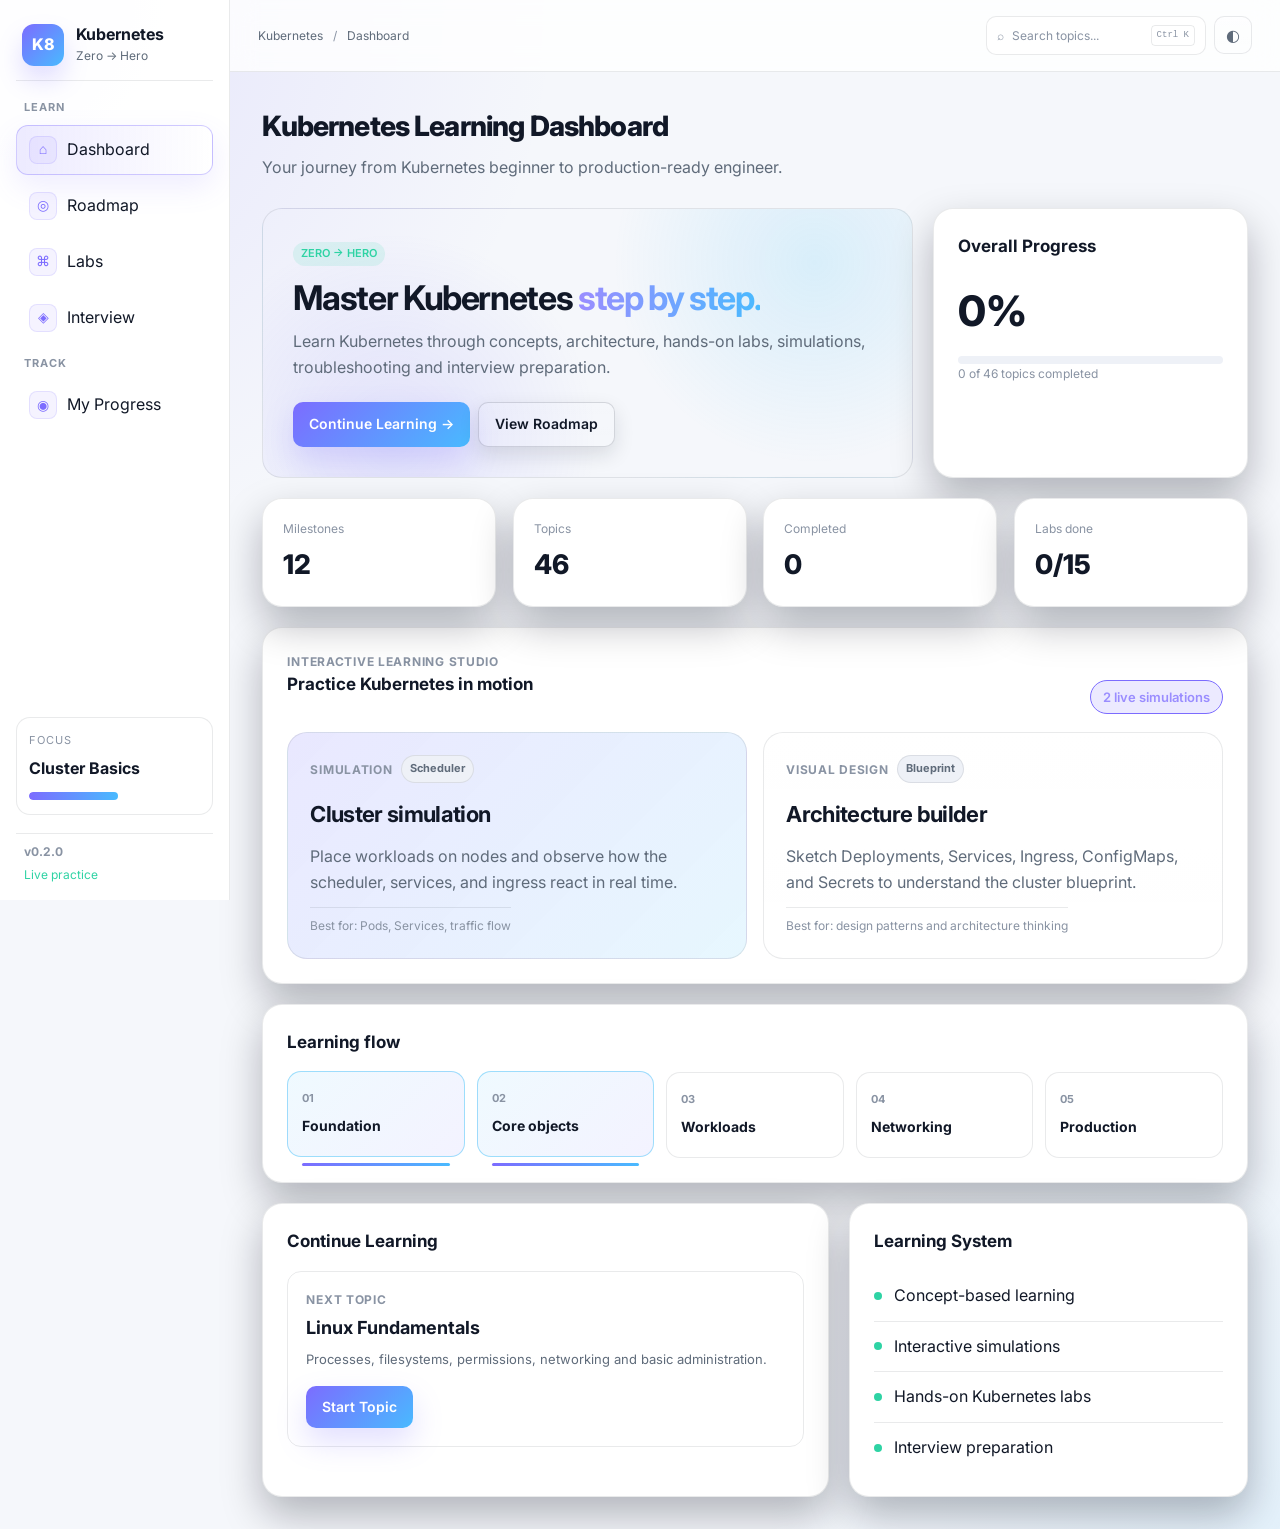
<file: application/index.html>
<!DOCTYPE html>
<html lang="en">
<head>
    <meta charset="UTF-8">

    <meta
        name="viewport"
        content="width=device-width, initial-scale=1.0"
    >

    <meta
        name="description"
        content="Kubernetes Zero to Hero - Interactive Kubernetes learning platform for you"
    >

    <title>Kubernetes Zero → Hero</title>

    <link rel="preconnect" href="https://fonts.googleapis.com">
    <link rel="preconnect" href="https://fonts.gstatic.com" crossorigin>

    <link
        href="https://fonts.googleapis.com/css2?family=Inter:wght@400;500;600;700;800&family=JetBrains+Mono:wght@400;500;600&display=swap"
        rel="stylesheet"
    >

    <meta http-equiv="Cache-Control" content="no-cache, no-store, must-revalidate">
    <meta http-equiv="Pragma" content="no-cache">
    <meta http-equiv="Expires" content="0">

    <link rel="stylesheet" href="./css/style.css?v=20260922-2">
    <link rel="preload" href="./css/components.css?v=20260922-2" as="style" onload="this.rel='stylesheet'">
    <link rel="preload" href="./css/dashboard.css?v=20260922-2" as="style" onload="this.rel='stylesheet'">
    <link rel="preload" href="./css/roadmap.css?v=20260922-2" as="style" onload="this.rel='stylesheet'">
    <link rel="preload" href="./css/topic.css?v=20260922-2" as="style" onload="this.rel='stylesheet'">
    <link rel="preload" href="./css/labs.css?v=20260922-2" as="style" onload="this.rel='stylesheet'">
    <link rel="preload" href="./css/responsive.css?v=20260922-2" as="style" onload="this.rel='stylesheet'">
    <noscript>
        <link rel="stylesheet" href="./css/components.css?v=20260922-2">
        <link rel="stylesheet" href="./css/dashboard.css?v=20260922-2">
        <link rel="stylesheet" href="./css/roadmap.css?v=20260922-2">
        <link rel="stylesheet" href="./css/topic.css?v=20260922-2">
        <link rel="stylesheet" href="./css/labs.css?v=20260922-2">
        <link rel="stylesheet" href="./css/responsive.css?v=20260922-2">
    </noscript>
</head>

<body>

    <a href="#main-content" class="skip-link">Skip to main content</a>

    <div id="app">

        <!-- Application shell is rendered by JavaScript -->

        <div class="app-loading">
            <div class="loading-spinner"></div>
            <span>Loading Kubernetes Zero → Hero...</span>
        </div>

    </div>

    <script type="module" src="./js/app.js?v=20260922-4"></script>

</body>
</html>
</file>
<file: application/css/style.css>
:root {
    --bg-primary: #070b14;
    --bg-secondary: #0d1320;
    --bg-tertiary: #121b2b;
    --bg-elevated: #171f2d;

    --border: rgba(148, 163, 184, 0.18);
    --border-strong: rgba(148, 163, 184, 0.24);

    --text-primary: #f3f7ff;
    --text-secondary: #b5c0d3;
    --text-muted: #7e8ca6;

    --accent: #7c6cff;
    --accent-light: #9a8dff;
    --accent-soft: rgba(124, 108, 255, 0.14);

    --success: #2ed3a4;
    --success-soft: rgba(46, 211, 164, 0.12);

    --warning: #f8b84b;
    --warning-soft: rgba(248, 184, 75, 0.12);

    --danger: #ff7187;
    --danger-soft: rgba(255, 113, 135, 0.12);

    --info: #49baff;
    --info-soft: rgba(73, 186, 255, 0.12);

    --sidebar-width: clamp(200px, 18vw, 260px);
    --header-height: 72px;

    --radius-sm: 10px;
    --radius-md: 14px;
    --radius-lg: 20px;

    --shadow-card:
        0 18px 40px rgba(2, 6, 23, 0.28);

    --shadow-soft:
        0 12px 30px rgba(124, 108, 255, 0.12);

    --transition:
        180ms ease;
}

* {
    margin: 0;
    padding: 0;
    box-sizing: border-box;
}

html {
    scroll-behavior: smooth;
}

body {
    min-height: 100vh;

    background:
        radial-gradient(
            circle at top left,
            rgba(124, 108, 255, 0.14),
            transparent 28%
        ),
        radial-gradient(
            circle at bottom right,
            rgba(73, 186, 255, 0.1),
            transparent 26%
        ),
        var(--bg-primary);

    color: var(--text-primary);

    font-family: "Inter", sans-serif;

    line-height: 1.6;
}

button,
input,
textarea,
select {
    font: inherit;
}

button {
    border: 0;
    cursor: pointer;
}

a {
    color: inherit;
    text-decoration: none;
}

ul {
    list-style: none;
}

code,
pre {
    font-family: "JetBrains Mono", monospace;
}

#app {
    min-height: 100vh;
}

.app-shell {
    min-height: 100vh;
}

.app-main {
    margin-left: var(--sidebar-width);
    min-height: 100vh;
    padding-top: var(--header-height);
}

.main-content {
    padding: 28px 32px 42px;
    max-width: 1600px;
    margin: 0 auto;
}

body.modal-open,
body.sidebar-open {
    overflow: hidden;
}

.main-content {
    padding: 32px;
    max-width: 1600px;
    margin: 0 auto;
}

.page-header {
    margin-bottom: 28px;
}

.page-title {
    font-size: 28px;
    font-weight: 800;
    letter-spacing: -0.03em;
}

.page-subtitle {
    margin-top: 6px;
    color: var(--text-secondary);
}

.app-loading {
    min-height: 100vh;

    display: flex;
    align-items: center;
    justify-content: center;
    gap: 12px;

    color: var(--text-secondary);
}

.loading-spinner {
    width: 22px;
    height: 22px;

    border: 3px solid var(--border-strong);
    border-top-color: var(--accent);

    border-radius: 50%;

    animation: spin 800ms linear infinite;
}

@keyframes spin {
    to {
        transform: rotate(360deg);
    }
}

.gradient-text {
    background:
        linear-gradient(
            90deg,
            var(--accent-light),
            var(--info)
        );

    -webkit-background-clip: text;
    background-clip: text;

    color: transparent;
}

.hidden {
    display: none !important;
}

/* Sidebar styles (added to ensure sidebar and navigation render correctly) */
.sidebar {
    width: var(--sidebar-width);
    position: fixed;
    left: 0;
    top: 0;
    height: 100vh;
    padding: 18px 16px 16px;
    background: linear-gradient(180deg, rgba(13, 19, 32, 0.96), rgba(11, 15, 24, 0.98));
    border-right: 1px solid var(--border);
    display: flex;
    flex-direction: column;
    gap: 18px;
    z-index: 60;
    overflow-y: auto;
}

.sidebar-brand {
    display: flex;
    align-items: center;
    gap: 12px;
    padding: 6px 6px 14px;
    border-bottom: 1px solid var(--border);
}

.brand-mark {
    width: 42px;
    height: 42px;
    border-radius: 12px;
    background: linear-gradient(135deg, var(--accent), var(--info));
    display: flex;
    align-items: center;
    justify-content: center;
    font-weight: 800;
    color: white;
    box-shadow: 0 14px 24px rgba(124, 108, 255, 0.22);
}

.brand-copy {
    min-width: 0;
}

.brand-title {
    font-weight: 700;
    color: var(--text-primary);
    line-height: 1.2;
}

.brand-subtitle {
    font-size: 12px;
    color: var(--text-secondary);
    margin-top: 2px;
}

.sidebar-groups {
    display: flex;
    flex-direction: column;
    gap: 12px;
}

.sidebar-nav {
    display: flex;
    flex-direction: column;
    gap: 8px;
}

.nav-group {
    display: flex;
    flex-direction: column;
    gap: 6px;
}

.nav-section-label {
    color: var(--text-muted);
    font-size: 11px;
    font-weight: 700;
    letter-spacing: 0.1em;
    text-transform: uppercase;
    padding: 0 8px;
}

.nav-item {
    display: flex;
    align-items: center;
    gap: 10px;
    padding: 10px 12px;
    border-radius: 12px;
    background: transparent;
    color: var(--text-primary);
    text-align: left;
    border: 1px solid transparent;
    transition: var(--transition);
    width: 100%;
}

.nav-item:hover {
    background: rgba(255, 255, 255, 0.025);
    border-color: rgba(124, 108, 255, 0.26);
    cursor: pointer;
}

.nav-item:focus {
    outline: 2px solid var(--accent);
    outline-offset: 2px;
}

.nav-item .nav-icon {
    width: 28px;
    height: 28px;
    border-radius: 8px;
    font-size: 14px;
    display: inline-flex;
    align-items: center;
    justify-content: center;
    color: var(--accent);
    background: rgba(124, 108, 255, 0.08);
    border: 1px solid rgba(124, 108, 255, 0.15);
}

.nav-item.active {
    background: linear-gradient(90deg, var(--accent-soft), rgba(255,255,255,0.015));
    box-shadow: var(--shadow-soft);
    border-color: rgba(124, 108, 255, 0.35);
}

.sidebar-summary {
    margin-top: auto;
    padding: 14px 12px;
    border: 1px solid var(--border);
    border-radius: 14px;
    background: rgba(255,255,255,0.02);
}

.summary-label {
    color: var(--text-muted);
    font-size: 11px;
    text-transform: uppercase;
    letter-spacing: 0.08em;
}

.summary-value {
    margin-top: 6px;
    font-size: 16px;
    font-weight: 700;
}

.summary-progress {
    margin-top: 10px;
    height: 8px;
    border-radius: 999px;
    background: rgba(255,255,255,0.04);
    overflow: hidden;
}

.summary-progress span {
    display: block;
    width: 52%;
    height: 100%;
    border-radius: inherit;
    background: linear-gradient(90deg, var(--accent), var(--info));
}

.sidebar-footer {
    display: flex;
    flex-direction: column;
    gap: 4px;
    padding: 8px 8px 0;
    font-size: 12px;
    color: var(--text-secondary);
    border-top: 1px solid var(--border);
}

.sidebar-version {
    font-weight: 700;
    color: var(--text-muted);
}

.sidebar-status {
    color: var(--success);
}

.icon-btn {
    width: 38px;
    height: 38px;
    display: inline-flex;
    align-items: center;
    justify-content: center;
    border-radius: 10px;
    background: linear-gradient(180deg, rgba(255,255,255,0.02), rgba(255,255,255,0.01));
    color: var(--text-secondary);
    border: 1px solid var(--border);
    flex-shrink: 0;
    transition: var(--transition);
}

.icon-btn:hover {
    color: var(--text-primary);
    border-color: var(--border-strong);
}

.menu-toggle {
    display: none;
}

.sidebar-overlay {
    display: none;
}



:root[data-theme="light"] {

    --bg-primary: #f5f7fb;
    --bg-secondary: #ffffff;
    --bg-tertiary: #eef1f7;
    --bg-elevated: #ffffff;

    --border: rgba(15, 23, 42, 0.09);
    --border-strong: rgba(15, 23, 42, 0.15);

    --text-primary: #111827;
    --text-secondary: #5f6b7a;
    --text-muted: #8993a3;
}

:root[data-theme="light"] .sidebar {
    background: rgba(255, 255, 255, 0.96);
}

:root[data-theme="light"] .app-header {
    background: rgba(255, 255, 255, 0.8);
}

:root[data-theme="light"] .code-block,
:root[data-theme="light"] .lab-terminal {
    background: #10141c;
}

/* Accessibility: visible skip link for keyboard users */
.skip-link {
    position: absolute;
    left: -999px;
    top: auto;
    width: 1px;
    height: 1px;
    overflow: hidden;
}

.skip-link:focus {
    left: 16px;
    top: 12px;
    width: auto;
    height: auto;
    padding: 8px 12px;
    background: var(--bg-elevated);
    color: var(--text-primary);
    border: 1px solid var(--border);
    border-radius: 6px;
    z-index: 120;
}

/* Focus visibility for keyboard navigation */
:where(button, a, [role="button"], input, select, textarea):focus {
    outline: 2px solid var(--accent);
    outline-offset: 2px;
}

/* Reduced motion support */
@media (prefers-reduced-motion: reduce) {
    * {
        transition: none !important;
        animation: none !important;
    }
}

/* Progress bar animation */
.progress {
    width: 100%;
    height: 12px;
    background: rgba(255,255,255,0.02);
    border-radius: 999px;
    overflow: hidden;
}

.progress-bar {
    height: 100%;
    width: 0; /* animated from JS */
    background: linear-gradient(90deg, var(--accent), var(--accent-light));
    border-radius: 999px;
    transition: width 700ms cubic-bezier(.2,.9,.2,1);
}

/* Reveal on scroll helper */
.reveal-on-scroll {
    opacity: 0;
    transform: translateY(8px) scale(.995);
    transition: opacity 420ms var(--transition), transform 420ms var(--transition);
    will-change: opacity, transform;
}

.reveal-on-scroll.revealed {
    opacity: 1;
    transform: translateY(0) scale(1);
}

/* Skeleton placeholder styles (simple, lightweight) */
.skeleton {
    background: linear-gradient(90deg, rgba(255,255,255,0.02), rgba(255,255,255,0.04), rgba(255,255,255,0.02));
    border-radius: 6px;
    animation: pulse 1.4s ease-in-out infinite;
}

@keyframes pulse {
    0% { opacity: 1 }
    50% { opacity: 0.6 }
    100% { opacity: 1 }
}
</file>
<file: application/css/components.css>
/* Variables and global resets live in css/style.css to avoid duplicate declarations.
   Components should rely on those shared variables and only contain component rules. */



.app-header {
    height: var(--header-height);

    display: flex;
    align-items: center;
    justify-content: space-between;

    padding: 0 28px;

    border-bottom: 1px solid var(--border);

    background: rgba(8, 11, 18, 0.8);

    backdrop-filter: blur(12px);

    position: fixed;
    top: 0;
    left: var(--sidebar-width);
    right: 0;

    z-index: 70;
}

.header-left {
    display: flex;
    align-items: center;
    gap: 12px;
    min-width: 0;
}

.breadcrumb {
    color: var(--text-secondary);
    font-size: 12px;
    white-space: nowrap;
    overflow: hidden;
    text-overflow: ellipsis;
}

.breadcrumb span {
    margin: 0 7px;
    color: var(--text-muted);
}

.header-actions {
    display: flex;
    align-items: center;
    gap: 8px;
}

.search-trigger {
    min-width: 220px;

    display: flex;
    align-items: center;
    gap: 8px;

    padding: 8px 10px;

    border: 1px solid var(--border);

    border-radius: var(--radius-sm);

    background: var(--bg-secondary);

    color: var(--text-muted);

    font-size: 12px;

    text-align: left;
}

.search-trigger kbd {
    margin-left: auto;

    padding: 2px 5px;

    border: 1px solid var(--border);

    border-radius: 4px;

    font-size: 9px;
}




.modal-backdrop {
    position: fixed;

    inset: 0;

    display: flex;
    align-items: center;
    justify-content: center;

    padding: 20px;

    background: rgba(0, 0, 0, 0.65);

    backdrop-filter: blur(8px);

    z-index: 1000;
}

.modal-card {
    position: relative;

    width: min(700px, 100%);

    max-height: 85vh;

    overflow-y: auto;

    padding: 28px;

    border: 1px solid rgba(124,108,255,0.22);

    border-radius: var(--radius-lg);

    background: linear-gradient(180deg, rgba(13,19,32,0.97), rgba(11,15,24,0.98));

    box-shadow: 0 32px 90px rgba(2,6,23,0.5);
}

.modal-close {
    position: absolute;

    top: 12px;
    right: 12px;

    width: 34px;
    height: 34px;

    border-radius: 50%;

    color: var(--text-secondary);

    background: var(--bg-elevated);

    font-size: 20px;
}

.card {
    background: var(--bg-secondary);
    border: 1px solid var(--border);
    border-radius: var(--radius-lg);
    box-shadow: var(--shadow-card);
}

.card-header {
    padding: 16px 18px 0;
}

.card-body {
    padding: 14px 18px 18px;
}

.btn {
    display: inline-flex;
    align-items: center;
    justify-content: center;
    gap: 8px;
    padding: 10px 16px;
    border-radius: var(--radius-sm);
    font-weight: 600;
    font-size: 14px;
    transition: var(--transition);
    white-space: nowrap;
    box-shadow: 0 8px 20px rgba(15, 23, 42, 0.12);
}

.btn:disabled {
    opacity: 0.45;
    cursor: not-allowed;
}

.btn-primary {
    background: linear-gradient(135deg, var(--accent), var(--info));
    color: #fff;
    box-shadow: 0 14px 30px rgba(124, 108, 255, 0.22);
}

.btn-primary:hover:not(:disabled) {
    filter: brightness(1.05);
    transform: translateY(-1px);
}

.btn-secondary {
    background: linear-gradient(180deg, rgba(255,255,255,0.02), rgba(255,255,255,0.01));
    color: var(--text-primary);
    border: 1px solid var(--border-strong);
}

.btn-secondary:hover:not(:disabled) {
    border-color: var(--accent);
}

.badge {
    display: inline-flex;
    align-items: center;
    padding: 3px 8px;
    border-radius: 999px;
    font-size: 11px;
    font-weight: 600;
    background: var(--bg-tertiary);
    color: var(--text-secondary);
    white-space: nowrap;
}

.simulation-panel,
.builder-panel {
    display: flex;
    flex-direction: column;
    gap: 18px;
}

.simulation-header {
    display: flex;
    align-items: flex-start;
    justify-content: space-between;
    gap: 12px;
}

.simulation-header h2,
.builder-panel h2 {
    font-size: 28px;
    letter-spacing: -0.03em;
}

.sim-layout,
.builder-layout {
    display: grid;
    grid-template-columns: 200px minmax(0, 1fr);
    gap: 18px;
}

.sim-palette,
.builder-palette {
    display: flex;
    flex-direction: column;
    gap: 10px;
    padding: 14px;
    border: 1px solid var(--border);
    border-radius: var(--radius-md);
    background: rgba(255,255,255,0.02);
}

.sim-token,
.builder-component {
    padding: 10px 12px;
    border: 1px solid var(--border);
    border-radius: var(--radius-sm);
    background: var(--bg-elevated);
    color: var(--text-primary);
    text-align: left;
    transition: var(--transition);
}

.sim-token:hover,
.builder-component:hover {
    border-color: rgba(108, 99, 255, 0.45);
    transform: translateY(-1px);
}

.sim-board {
    display: grid;
    grid-template-columns: repeat(3, minmax(0, 1fr));
    gap: 14px;
    min-height: 220px;
}

.sim-node,
.builder-node {
    border: 1px solid var(--border);
    border-radius: var(--radius-md);
    background: linear-gradient(180deg, rgba(255,255,255,0.02), rgba(255,255,255,0.01));
    padding: 16px;
    display: flex;
    flex-direction: column;
    gap: 8px;
    min-height: 120px;
}

.node-header {
    font-size: 13px;
    font-weight: 700;
    color: var(--text-secondary);
    text-transform: uppercase;
    letter-spacing: 0.08em;
}

.node-items {
    display: flex;
    flex-wrap: wrap;
    gap: 6px;
    align-items: flex-start;
    color: var(--text-primary);
}

.node-idle {
    border-color: var(--border);
}

.node-ok {
    border-color: rgba(49, 196, 141, 0.55);
    box-shadow: inset 0 0 0 1px rgba(49, 196, 141, 0.2);
}

.node-failed {
    border-color: rgba(239, 102, 117, 0.6);
    box-shadow: inset 0 0 0 1px rgba(239, 102, 117, 0.2);
}

.node-hover {
    border-color: rgba(56, 189, 248, 0.55);
    box-shadow: 0 0 0 1px rgba(56, 189, 248, 0.18);
}

.resource-chip {
    display: inline-flex;
    align-items: center;
    padding: 4px 8px;
    border-radius: 999px;
    background: rgba(108,99,255,0.12);
    color: var(--text-primary);
    font-size: 11px;
    font-weight: 600;
}

.resource-chip-failed {
    background: rgba(239, 102, 117, 0.16);
    color: #ffd4d8;
}

.resource-chip-warning {
    background: rgba(245,185,66,0.18);
    color: #fce2aa;
}

.sim-meta-row {
    display: flex;
    flex-wrap: wrap;
    gap: 8px;
    margin: 14px 0 18px;
}

.sim-steps {
    display: grid;
    grid-template-columns: repeat(3, minmax(0, 1fr));
    gap: 10px;
    margin-bottom: 18px;
}

.sim-step {
    display: flex;
    align-items: center;
    gap: 8px;
    padding: 10px 12px;
    border: 1px solid var(--border);
    border-radius: var(--radius-sm);
    background: rgba(255,255,255,0.02);
    color: var(--text-secondary);
    font-size: 12px;
    font-weight: 700;
}

.sim-step span {
    width: 22px;
    height: 22px;
    display: inline-flex;
    align-items: center;
    justify-content: center;
    border-radius: 50%;
    background: rgba(108,99,255,0.12);
    color: var(--text-primary);
}

.sim-step.is-active {
    border-color: rgba(108,99,255,0.45);
    background: rgba(108,99,255,0.08);
    color: var(--text-primary);
}

.sim-status-panel {
    padding: 16px 18px;
    border: 1px solid var(--border);
    border-radius: var(--radius-md);
    background: rgba(255,255,255,0.02);
}

.sim-status {
    color: var(--text-secondary);
    line-height: 1.6;
}

.sim-actions {
    display: flex;
    gap: 10px;
    margin-top: 14px;
    flex-wrap: wrap;
}

.builder-canvas {
    min-height: 220px;
    display: grid;
    grid-template-columns: repeat(2, minmax(120px, 1fr));
    gap: 12px;
    align-content: start;
    padding: 16px;
    border: 1px solid var(--border);
    border-radius: var(--radius-md);
    background: rgba(255,255,255,0.02);
}

.builder-empty {
    grid-column: 1 / -1;
    color: var(--text-muted);
    display: flex;
    align-items: center;
    justify-content: center;
    min-height: 160px;
    border: 1px dashed var(--border-strong);
    border-radius: var(--radius-md);
}

.builder-node {
    align-items: center;
    justify-content: center;
    min-height: 90px;
    font-weight: 700;
    text-align: center;
}

.resource-deployment {
    background: rgba(108, 99, 255, 0.12);
}

.resource-service {
    background: rgba(49, 196, 141, 0.12);
}

.resource-ingress {
    background: rgba(56, 189, 248, 0.12);
}

.resource-configmap,
.resource-secret {
    background: rgba(245, 185, 66, 0.12);
}

.badge-beginner {
    background: var(--success-soft);
    color: var(--success);
}

.badge-intermediate {
    background: var(--warning-soft);
    color: var(--warning);
}

.badge-advanced {
    background: var(--danger-soft);
    color: var(--danger);
}

.progress {
    height: 8px;
    background: var(--bg-tertiary);
    border-radius: 999px;
    overflow: hidden;
}

.progress-bar {
    height: 100%;
    background: linear-gradient(90deg, var(--accent), var(--info));
    border-radius: inherit;
    transition: width 280ms ease;
}

.topic-card {
    padding: 16px;
    border: 1px solid var(--border);
    border-radius: var(--radius-md);
    background: var(--bg-secondary);
    cursor: pointer;
    transition: var(--transition);
    text-align: left;
}

.topic-card:hover,
.topic-card:focus-visible {
    border-color: rgba(108, 99, 255, 0.45);
    transform: translateY(-2px);
    outline: none;
}

.topic-card-title {
    font-weight: 700;
}

.topic-card-description {
    margin-top: 6px;
    color: var(--text-secondary);
    font-size: 13px;
}

.empty-state {
    text-align: center;
    padding: 72px 20px;
    color: var(--text-secondary);
}

.empty-state-icon {
    font-size: 32px;
    margin-bottom: 12px;
}

.search-panel {
    padding-right: 12px;
}

.search-title {
    margin-bottom: 14px;
    font-size: 20px;
}

.search-input {
    width: 100%;
    padding: 12px 14px;
    border: 1px solid var(--border-strong);
    border-radius: var(--radius-md);
    background: var(--bg-tertiary);
    color: var(--text-primary);
}

.search-input:focus {
    outline: 2px solid var(--accent);
    outline-offset: 1px;
}

.search-results {
    display: flex;
    flex-direction: column;
    gap: 8px;
    margin-top: 14px;
    max-height: 50vh;
    overflow: auto;
}

.search-hint {
    color: var(--text-muted);
    font-size: 13px;
    padding: 8px 2px;
}

.search-result {
    display: flex;
    justify-content: space-between;
    align-items: center;
    gap: 12px;
    width: 100%;
    padding: 12px;
    border-radius: var(--radius-md);
    border: 1px solid var(--border);
    background: var(--bg-tertiary);
    color: var(--text-primary);
    text-align: left;
}

.search-result:hover {
    border-color: var(--accent);
}

.search-result-meta {
    display: block;
    margin-top: 4px;
    color: var(--text-muted);
    font-size: 12px;
}

.chip {
    padding: 6px 12px;
    border-radius: 999px;
    border: 1px solid var(--border);
    background: var(--bg-tertiary);
    color: var(--text-secondary);
    font-size: 13px;
    font-weight: 600;
}

.chip-active {
    background: var(--accent-soft);
    color: var(--accent-light);
    border-color: var(--accent);
}

.filter-row {
    display: flex;
    flex-wrap: wrap;
    gap: 8px;
    margin-bottom: 18px;
}

.interview-list {
    display: flex;
    flex-direction: column;
    gap: 14px;
}

.muted-meta,
.muted-kicker {
    color: var(--text-muted);
    font-size: 12px;
}

.muted-kicker {
    letter-spacing: 0.06em;
    font-weight: 700;
}

.progress-percent {
    font-size: 42px;
    font-weight: 800;
    margin: 8px 0 12px;
}

.hero-actions {
    display: flex;
    flex-wrap: wrap;
    gap: 8px;
    margin-top: 22px;
}

.next-topic-box {
    padding: 18px;
    border: 1px solid var(--border);
    border-radius: var(--radius-md);
}

.next-topic-title {
    margin-top: 5px;
    font-size: 18px;
    font-weight: 700;
}

.next-topic-copy {
    margin-top: 6px;
    margin-bottom: 16px;
    color: var(--text-secondary);
    font-size: 13px;
}

.progress-hero-card {
    padding: 28px;
}

.progress-hero-row {
    display: flex;
    justify-content: space-between;
    align-items: end;
    gap: 16px;
    margin-bottom: 14px;
}

.progress-grid {
    margin-top: 20px;
    display: grid;
    grid-template-columns: repeat(auto-fit, minmax(250px, 1fr));
    gap: 16px;
}

.milestone-progress-card {
    padding: 20px;
}

.milestone-progress-head {
    display: flex;
    justify-content: space-between;
    gap: 12px;
    margin-bottom: 12px;
}

.card-title-sm {
    font-weight: 700;
}

.bookmarks-section {
    margin-top: 28px;
}

.bookmark-list {
    display: flex;
    flex-wrap: wrap;
    gap: 8px;
}

.bookmark-chip,
.prerequisite-item {
    width: 100%;
    text-align: left;
    padding: 10px 12px;
    border-radius: var(--radius-sm);
    background: var(--bg-tertiary);
    color: var(--text-secondary);
    font-size: 13px;
    border: 1px solid transparent;
}

.bookmark-chip {
    width: auto;
}

.prerequisite-item:hover,
.bookmark-chip:hover {
    border-color: var(--accent);
    color: var(--text-primary);
}

.success-note {
    color: var(--success);
    font-size: 13px;
}

.sidebar-milestone {
    margin-top: 6px;
    font-weight: 700;
}

.topic-pager {
    display: flex;
    flex-wrap: wrap;
    gap: 10px;
    justify-content: space-between;
}

.lab-card-top {
    display: flex;
    justify-content: space-between;
    align-items: flex-start;
}

.lab-card-action {
    margin-top: 18px;
}

.lab-runner h2 {
    margin: 6px 0 16px;
}

.lab-runner h3 {
    margin-bottom: 8px;
}

.lab-runner p {
    color: var(--text-secondary);
    margin-bottom: 16px;
}

.prompt {
    color: var(--success);
    margin-right: 8px;
}

.terminal-output {
    margin-top: 12px;
    white-space: pre-wrap;
    color: #9ecbff;
}

.terminal-title {
    margin-left: 8px;
    color: var(--text-muted);
    font-size: 12px;
}
</file>
<file: application/css/dashboard.css>
.dashboard-grid {
    display: grid;

    grid-template-columns:
        repeat(12, 1fr);

    gap: 20px;
}

.dashboard-hero {
    grid-column: span 8;

    padding: 30px;

    position: relative;
    overflow: hidden;

    background:
        radial-gradient(
            circle at 85% 20%,
            rgba(56, 189, 248, 0.15),
            transparent 34%
        ),
        radial-gradient(
            circle at 20% 85%,
            rgba(108, 99, 255, 0.14),
            transparent 36%
        );

    border: 1px solid var(--border);
    border-radius: var(--radius-lg);
    box-shadow: inset 0 1px 0 rgba(255,255,255,0.02);
}

.dashboard-hero h1 {
    max-width: 700px;
    margin-top: 12px;

    font-size: 34px;
    line-height: 1.15;
    letter-spacing: -0.04em;
}

.dashboard-hero p {
    max-width: 650px;

    margin-top: 12px;

    color: var(--text-secondary);
}

.dashboard-progress-card {
    grid-column: span 4;

    padding: 24px;
}

.stat-grid {
    grid-column: span 12;

    display: grid;

    grid-template-columns:
        repeat(4, 1fr);

    gap: 16px;
}

.stat-card {
    padding: 20px;
}

.stat-label {
    color: var(--text-muted);
    font-size: 12px;
}

.stat-value {
    margin-top: 5px;

    font-size: 27px;
    font-weight: 800;
}

.interactive-learning {
    grid-column: span 12;
    padding: 24px;
}

.section-head-row {
    display: flex;
    align-items: end;
    justify-content: space-between;
    gap: 12px;
    margin-bottom: 18px;
}

.interactive-grid {
    display: grid;
    grid-template-columns: repeat(2, minmax(0, 1fr));
    gap: 16px;
}

.interactive-card {
    width: 100%;
    padding: 22px;
    background: linear-gradient(180deg, rgba(255,255,255,0.02), rgba(255,255,255,0.01));
    border: 1px solid var(--border);
    border-radius: var(--radius-lg);
    color: var(--text-primary);
    text-align: left;
    transition: transform 220ms ease, border-color 220ms ease, box-shadow 220ms ease;
    display: flex;
    flex-direction: column;
    gap: 12px;
}

.interactive-card:hover {
    transform: translateY(-2px);
    border-color: rgba(108, 99, 255, 0.45);
    box-shadow: 0 20px 40px rgba(108, 99, 255, 0.12);
}

.interactive-card-primary {
    background: linear-gradient(135deg, rgba(108, 99, 255, 0.15), rgba(56, 189, 248, 0.12));
}

.card-badges {
    display: flex;
    align-items: center;
    justify-content: space-between;
    gap: 8px;
}

.mini-pill {
    display: inline-flex;
    align-items: center;
    padding: 4px 8px;
    border-radius: 999px;
    background: var(--bg-tertiary);
    border: 1px solid var(--border);
    color: var(--text-secondary);
    font-size: 11px;
    font-weight: 700;
}

.interactive-card h3 {
    margin-top: 2px;
    font-size: 22px;
    letter-spacing: -0.03em;
}

.interactive-card p {
    margin-top: 0;
    color: var(--text-secondary);
}

.card-footer-note {
    margin-top: auto;
    padding-top: 8px;
    color: var(--text-muted);
    font-size: 12px;
    border-top: 1px solid var(--border);
}

.story-card {
    grid-column: span 12;
    padding: 24px;
}

.story-track {
    display: grid;
    grid-template-columns: repeat(5, minmax(0, 1fr));
    gap: 12px;
}

.story-step {
    position: relative;
    padding: 18px 14px;
    border: 1px solid var(--border);
    background: rgba(255,255,255,0.02);
    border-radius: var(--radius-md);
    display: flex;
    flex-direction: column;
    gap: 8px;
    transition: transform 220ms ease, border-color 220ms ease;
}

.story-step span {
    color: var(--text-muted);
    font-size: 11px;
    font-weight: 700;
}

.story-step strong {
    font-size: 14px;
}

.story-step.active {
    border-color: rgba(56, 189, 248, 0.45);
    background: linear-gradient(135deg, rgba(56,189,248,0.08), rgba(108,99,255,0.08));
    transform: translateY(-1px);
}

.story-step::after {
    content: "";
    position: absolute;
    inset: auto 14px -10px 14px;
    height: 3px;
    background: linear-gradient(90deg, var(--accent), var(--info));
    opacity: 0;
    border-radius: 999px;
}

.story-step.active::after {
    opacity: 1;
}

.continue-card {
    grid-column: span 7;
    padding: 24px;
}

.activity-card {
    grid-column: span 5;
    padding: 24px;
}

.section-title {
    margin-bottom: 16px;

    font-size: 17px;
    font-weight: 700;
}

.activity-item {
    display: flex;
    align-items: center;
    gap: 12px;

    padding: 12px 0;

    border-bottom: 1px solid var(--border);
}

.activity-item:last-child {
    border-bottom: 0;
}

.activity-dot {
    width: 8px;
    height: 8px;

    flex-shrink: 0;

    border-radius: 50%;

    background: var(--success);
}
</file>
<file: application/css/roadmap.css>
.roadmap-container {
    display: flex;
    flex-direction: column;
    gap: 20px;
}

.milestone {
    overflow: hidden;

    border: 1px solid var(--border);
    border-radius: var(--radius-lg);

    background: rgba(255, 255, 255, 0.02);
}

.milestone-header {
    display: flex;
    align-items: center;
    gap: 16px;

    width: 100%;
    padding: 22px;

    cursor: pointer;
    text-align: left;
    background: transparent;
    color: inherit;

    transition: var(--transition);
}

.milestone.collapsed .milestone-body {
    display: none;
}

.milestone-header:hover {
    background: rgba(255, 255, 255, 0.025);
}

.milestone-number {
    width: 44px;
    height: 44px;

    display: flex;
    align-items: center;
    justify-content: center;

    border-radius: 12px;

    background: var(--accent-soft);
    color: var(--accent-light);

    font-weight: 800;
}

.milestone-info {
    flex: 1;
}

.milestone-title {
    font-size: 17px;
    font-weight: 700;
}

.milestone-description {
    margin-top: 3px;

    color: var(--text-secondary);
    font-size: 13px;
}

.milestone-progress {
    width: 130px;
}

.milestone-body {
    padding: 0 22px 22px;

    display: grid;

    grid-template-columns:
        repeat(2, 1fr);

    gap: 12px;
}

.milestone-topic {
    display: flex;
    align-items: center;
    gap: 12px;

    padding: 14px;

    border: 1px solid var(--border);

    border-radius: var(--radius-md);

    cursor: pointer;

    transition: var(--transition);
}

.milestone-topic:hover {
    border-color: rgba(108, 99, 255, 0.4);
}

.topic-status {
    width: 24px;
    height: 24px;

    display: flex;
    align-items: center;
    justify-content: center;

    border-radius: 50%;

    border: 1px solid var(--border-strong);

    color: var(--text-muted);

    font-size: 12px;
}

.topic-status.complete {
    background: var(--success-soft);
    border-color: var(--success);
    color: var(--success);
}
</file>
<file: application/css/topic.css>
.topic-layout {
    display: grid;

    grid-template-columns:
        minmax(0, 1fr)
        280px;

    gap: 24px;
}

.topic-main {
    min-width: 0;
}

.topic-sidebar {
    position: sticky;
    top: calc(var(--header-height) + 8px);

    align-self: start;
}

.topic-hero {
    padding: 28px;

    border: 1px solid var(--border);
    border-radius: var(--radius-lg);

    background:
        radial-gradient(
            circle at 90% 10%,
            rgba(108, 99, 255, 0.12),
            transparent 30%
        );
}

.topic-hero h1 {
    margin-top: 12px;

    font-size: 32px;
    letter-spacing: -0.035em;
}

.topic-hero p {
    margin-top: 10px;

    color: var(--text-secondary);
}

.topic-section {
    margin-top: 20px;

    padding: 25px;

    border: 1px solid var(--border);
    border-radius: var(--radius-lg);

    background: rgba(255, 255, 255, 0.018);
}

.topic-section h2 {
    margin-bottom: 12px;

    font-size: 20px;
}

.topic-section p {
    color: var(--text-secondary);
}

.topic-section ul {
    margin-top: 12px;
    padding-left: 20px;

    list-style: disc;

    color: var(--text-secondary);
}

.topic-section li {
    margin-bottom: 7px;
}

.code-block {
    margin-top: 16px;

    padding: 18px;

    overflow-x: auto;

    border: 1px solid var(--border);

    border-radius: var(--radius-md);

    background: #06080d;

    color: #c9d4e5;

    font-size: 13px;
    line-height: 1.7;
}

.topic-actions {
    display: flex;
    gap: 10px;

    margin-top: 22px;
}

.prerequisite-list {
    display: flex;
    flex-direction: column;
    gap: 8px;
}

.prerequisite-item {
    padding: 10px 12px;

    border-radius: var(--radius-sm);

    background: var(--bg-tertiary);

    color: var(--text-secondary);

    font-size: 13px;
}
</file>
<file: application/css/labs.css>
.labs-grid {
    display: grid;

    grid-template-columns:
        repeat(3, 1fr);

    gap: 18px;
}

.lab-card {
    padding: 22px;

    border: 1px solid var(--border);

    border-radius: var(--radius-lg);

    background: rgba(255, 255, 255, 0.02);

    transition: var(--transition);
}

.lab-card:hover {
    transform: translateY(-3px);

    border-color: rgba(108, 99, 255, 0.4);
}

.lab-icon {
    width: 44px;
    height: 44px;

    display: flex;
    align-items: center;
    justify-content: center;

    border-radius: 12px;

    background: var(--accent-soft);

    font-size: 20px;
}

.lab-title {
    margin-top: 16px;

    font-size: 16px;
    font-weight: 700;
}

.lab-description {
    margin-top: 7px;

    color: var(--text-secondary);

    font-size: 13px;
}

.lab-meta {
    display: flex;
    gap: 8px;

    margin-top: 16px;
}

.lab-terminal {
    margin-top: 20px;

    padding: 20px;

    border: 1px solid var(--border);

    border-radius: var(--radius-lg);

    background: #05070b;
}

.terminal-header {
    display: flex;
    align-items: center;
    gap: 7px;

    margin-bottom: 14px;
}

.terminal-dot {
    width: 9px;
    height: 9px;

    border-radius: 50%;

    background: var(--text-muted);
}

.terminal-body {
    color: #c6d0df;

    font-family: "JetBrains Mono", monospace;

    font-size: 13px;

    line-height: 1.7;
}
</file>
<file: application/css/responsive.css>
@media (max-width: 1100px) {
    .menu-toggle {
        display: inline-flex;
    }

    .sidebar {
        transform: translateX(-100%);
        transition: transform 200ms ease;
        box-shadow: none;
    }

    body.sidebar-open .sidebar {
        transform: translateX(0);
        box-shadow: 20px 0 50px rgba(0, 0, 0, 0.35);
    }

    .sidebar-overlay {
        display: none;
        position: fixed;
        inset: 0;
        background: rgba(0, 0, 0, 0.55);
        z-index: 55;
    }

    body.sidebar-open .sidebar-overlay {
        display: block;
    }

    .app-main,
    .app-header {
        margin-left: 0;
        left: 0;
    }

    .dashboard-progress-card,
    .continue-card,
    .activity-card,
    .dashboard-hero {
        grid-column: span 12;
    }

    .labs-grid {
        grid-template-columns: repeat(2, 1fr);
    }

    .search-trigger {
        min-width: 0;
    }
}

@media (max-width: 850px) {
    .main-content {
        padding: 20px;
    }

    .app-header {
        padding: 0 16px;
        height: 64px;
    }

    .page-title {
        font-size: 24px;
    }

    .topic-layout {
        grid-template-columns: 1fr;
    }

    .topic-sidebar {
        position: static;
    }

    .stat-grid {
        grid-template-columns: repeat(2, 1fr);
    }

    .milestone-body {
        grid-template-columns: 1fr;
    }

    .milestone-header {
        align-items: flex-start;
        flex-wrap: wrap;
    }

    .search-trigger-label,
    .search-trigger kbd {
        display: none;
    }

    .search-trigger {
        width: 36px;
        min-width: 36px;
        height: 36px;
        padding: 0;
        justify-content: center;
    }

    .interactive-grid,
    .story-track,
    .sim-steps {
        grid-template-columns: 1fr;
    }

    .section-head-row {
        flex-direction: column;
        align-items: flex-start;
    }

    .sim-layout,
    .builder-layout {
        grid-template-columns: 1fr;
    }
}

@media (max-width: 600px) {
    .main-content {
        padding: 15px;
    }

    .dashboard-hero {
        padding: 22px 18px;
    }

    .dashboard-hero h1 {
        font-size: 26px;
    }

    .page-title {
        font-size: 22px;
    }

    .stat-grid {
        grid-template-columns: 1fr;
    }

    .labs-grid {
        grid-template-columns: 1fr;
    }

    .topic-hero h1 {
        font-size: 24px;
    }

    .topic-actions,
    .hero-actions,
    .topic-pager {
        flex-direction: column;
    }

    .topic-actions .btn,
    .hero-actions .btn,
    .topic-pager .btn {
        width: 100%;
    }

    .progress-hero-row {
        flex-direction: column;
        align-items: flex-start;
    }

    .breadcrumb {
        max-width: 140px;
    }

    .modal-card {
        padding: 18px;
    }
}
</file>
